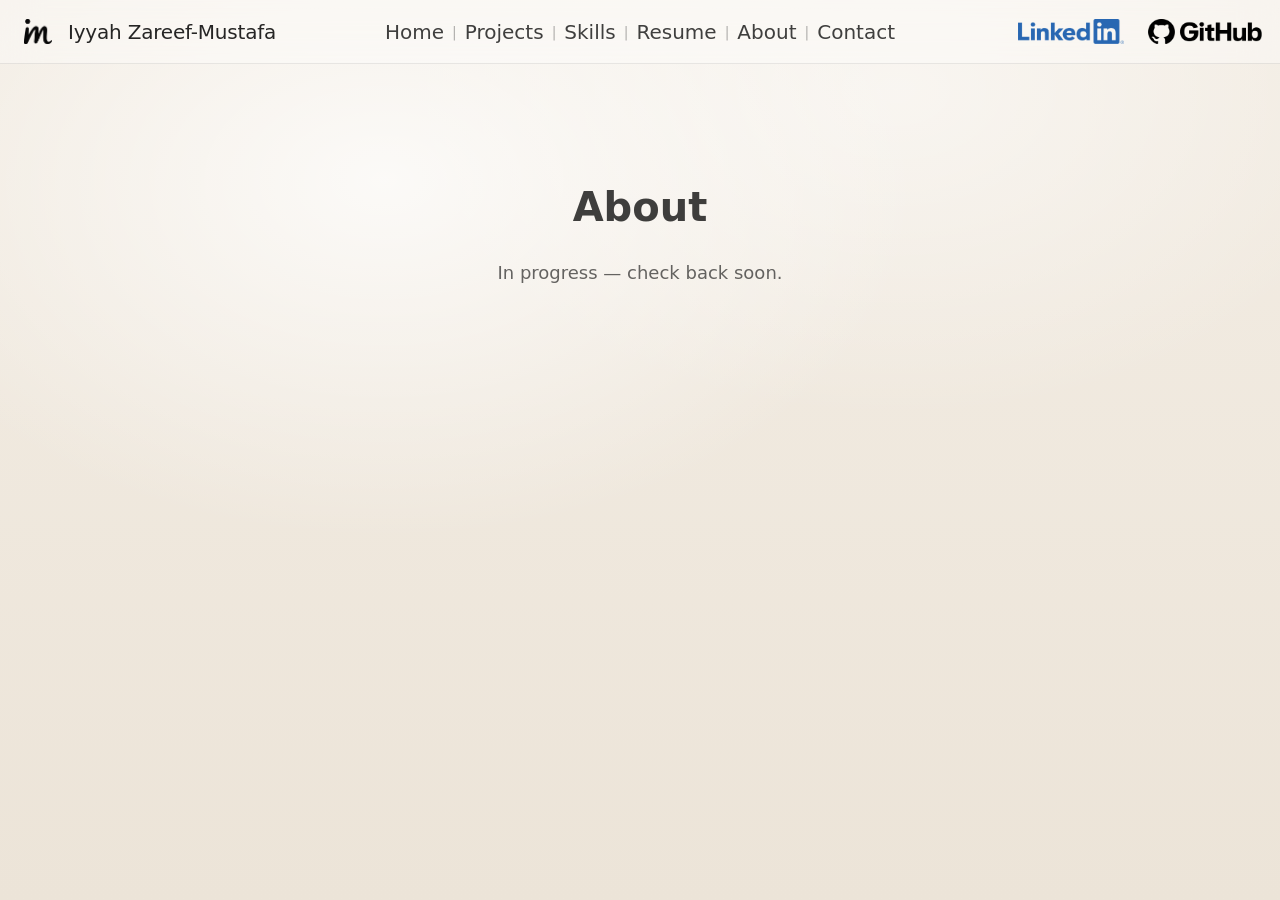
<file: about.html>
<!doctype html>
<html lang="en">
<head>
<meta charset="UTF-8" />
<meta name="viewport" content="width=device-width, initial-scale=1.0" />
<title>About — Iyyah Zareef-Mustafa</title>
<link rel="stylesheet" href="styles.css" />
</head>
<body>

<header class="topbar">
<a href="index.html" class="brand">
<div class="logo">
<img src="assets/logo.png" alt="Iyyah Logo">
</div>
<span class="brand-name">Iyyah Zareef-Mustafa</span>
</a>
<div class="topbar-center">
<nav class="nav">
<a href="index.html" class="nav-link">Home</a>
<span class="nav-separator">|</span>
<a href="projects.html" class="nav-link">Projects</a>
<span class="nav-separator">|</span>
<a href="index.html#skills" class="nav-link">Skills</a>
<span class="nav-separator">|</span>
<a href="resume.html" class="nav-link">Resume</a>
<span class="nav-separator">|</span>
<a href="about.html" class="nav-link">About</a>
<span class="nav-separator">|</span>
<a href="index.html#contact" class="nav-link">Contact</a>
</nav>
</div>
<div class="topbar-right">
<div class="topbar-socials">
<a href="https://www.linkedin.com/in/iyyah" target="_blank" rel="noopener" class="topbar-social-link">
<img src="assets/linkedin.png" alt="LinkedIn" class="topbar-social-icon">
</a>
<a href="https://github.com/iyyahzm" target="_blank" rel="noopener" class="topbar-social-link">
<img src="assets/github.png" alt="GitHub" class="topbar-social-icon">
</a>
</div>
</div>
<button class="hamburger-btn" id="hamburger-btn" aria-label="Open menu" aria-expanded="false">
<span></span>
<span></span>
<span></span>
</button>
</header>

<div class="mobile-menu" id="mobile-menu">
<a href="index.html" class="mobile-nav-link">Home</a>
<a href="projects.html" class="mobile-nav-link">Projects</a>
<a href="index.html#skills" class="mobile-nav-link">Skills</a>
<a href="resume.html" class="mobile-nav-link">Resume</a>
<a href="about.html" class="mobile-nav-link">About</a>
<a href="index.html#contact" class="mobile-nav-link">Contact</a>
<div class="mobile-menu-socials">
<a href="https://www.linkedin.com/in/iyyah" target="_blank" rel="noopener" class="topbar-social-link">
<img src="assets/linkedin.png" alt="LinkedIn" class="topbar-social-icon">
</a>
<a href="https://github.com/iyyahzm" target="_blank" rel="noopener" class="topbar-social-link">
<img src="assets/github.png" alt="GitHub" class="topbar-social-icon">
</a>
</div>
</div>

<section class="content-section" style="padding-top: 160px; text-align: center;">
<h2 class="section-title">About</h2>
<p style="font-size: 18px; opacity: 0.7;">In progress — check back soon.</p>
</section>
<script src="nav.js"></script>
</body>
</html>
</file>
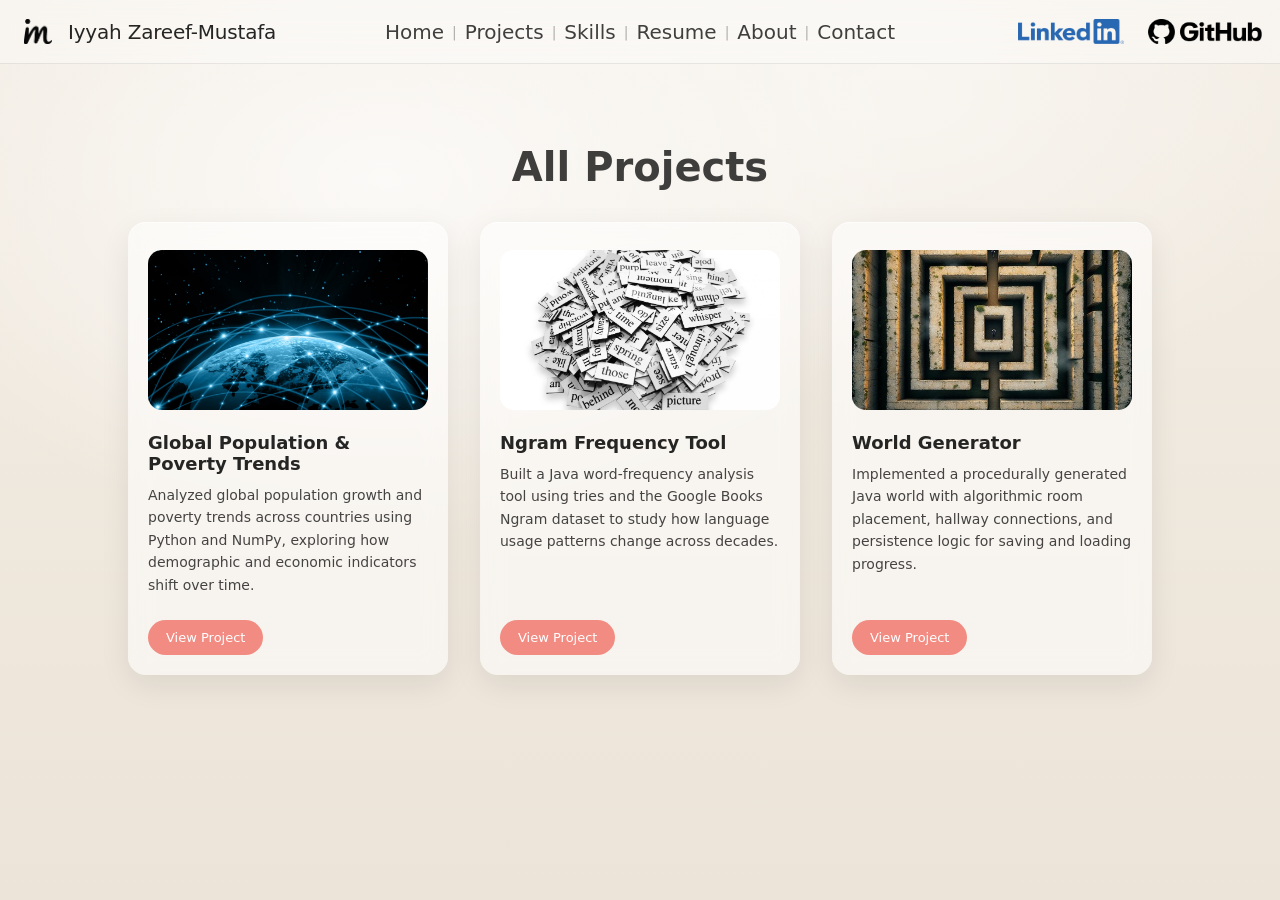
<file: projects.html>
<!doctype html>
<html lang="en">
<head>
  <meta charset="UTF-8" />
  <meta name="viewport" content="width=device-width, initial-scale=1.0" />
  <title>Projects — Iyyah Zareef-Mustafa</title>
  <link rel="stylesheet" href="styles.css" />
</head>
<body>

  <header class="topbar">
    <a href="index.html" class="brand">
      <div class="logo">
        <img src="assets/logo.png" alt="Iyyah Logo">
      </div>
      <span class="brand-name">Iyyah Zareef-Mustafa</span>
    </a>
    <div class="topbar-center">
      <nav class="nav">
        <a href="index.html" class="nav-link">Home</a>
        <span class="nav-separator">|</span>
        <a href="projects.html" class="nav-link">Projects</a>
        <span class="nav-separator">|</span>
        <a href="index.html#skills" class="nav-link">Skills</a>
        <span class="nav-separator">|</span>
        <a href="resume.html" class="nav-link">Resume</a>
        <span class="nav-separator">|</span>
        <a href="about.html" class="nav-link">About</a>
        <span class="nav-separator">|</span>
        <a href="index.html#contact" class="nav-link">Contact</a>
      </nav>
    </div>
    <div class="topbar-right">
      <div class="topbar-socials">
        <a href="https://www.linkedin.com/in/iyyah" target="_blank" rel="noopener" class="topbar-social-link">
          <img src="assets/linkedin.png" alt="LinkedIn" class="topbar-social-icon">
        </a>
        <a href="https://github.com/iyyahzm" target="_blank" rel="noopener" class="topbar-social-link">
          <img src="assets/github.png" alt="GitHub" class="topbar-social-icon">
        </a>
      </div>
    </div>
    <button class="hamburger-btn" id="hamburger-btn" aria-label="Open menu" aria-expanded="false">
      <span></span>
      <span></span>
      <span></span>
    </button>
  </header>

  <div class="mobile-menu" id="mobile-menu">
    <a href="index.html" class="mobile-nav-link">Home</a>
    <a href="projects.html" class="mobile-nav-link">Projects</a>
    <a href="index.html#skills" class="mobile-nav-link">Skills</a>
    <a href="resume.html" class="mobile-nav-link">Resume</a>
    <a href="about.html" class="mobile-nav-link">About</a>
    <a href="index.html#contact" class="mobile-nav-link">Contact</a>
    <div class="mobile-menu-socials">
      <a href="https://www.linkedin.com/in/iyyah" target="_blank" rel="noopener" class="topbar-social-link">
        <img src="assets/linkedin.png" alt="LinkedIn" class="topbar-social-icon">
      </a>
      <a href="https://github.com/iyyahzm" target="_blank" rel="noopener" class="topbar-social-link">
        <img src="assets/github.png" alt="GitHub" class="topbar-social-icon">
      </a>
    </div>
  </div>

<section class="content-section" style="padding-top: 120px;">
    <h2 class="section-title">All Projects</h2>
<div class="projects-grid">

<div class="project-card" id="global-population-poverty-trends">
<img src="assets/dataworld.png" alt="Global Population & Poverty Trends visualization" class="project-image">
<h3>Global Population & Poverty Trends</h3>
<p>Analyzed global population growth and poverty trends across countries using Python and NumPy, exploring how demographic and economic indicators shift over time.</p>
<a href="https://github.com/iyyahzm/global-population-poverty-trends" class="project-btn pink" target="_blank" rel="noopener">View Project</a>
</div>

<div class="project-card" id="ngram-frequency-tool">
<img src="assets/gettywords.jpg.webp" alt="Ngram Frequency Tool visualization" class="project-image">
<h3>Ngram Frequency Tool</h3>
<p>Built a Java word-frequency analysis tool using tries and the Google Books Ngram dataset to study how language usage patterns change across decades.</p>
<a href="https://github.com/iyyahzm/ngram-frequency-tool" class="project-btn purple" target="_blank" rel="noopener">View Project</a>
</div>

<div class="project-card" id="world-generator">
<img src="assets/maze.png" alt="World Generator screenshot" class="project-image">
<h3>World Generator</h3>
<p>Implemented a procedurally generated Java world with algorithmic room placement, hallway connections, and persistence logic for saving and loading progress.</p>
<a href="https://github.com/iyyahzm/world-generator" class="project-btn pink" target="_blank" rel="noopener">View Project</a>
</div>

<!-- <div class="project-card">
<div class="project-image placeholder">Insert Image</div>
<h3>Insert Project Title</h3>
<p>Insert Project Description.</p>
<a href="https://github.com/iyyahzm/global-population-poverty-trends" class="project-btn pink" target="_blank" rel="noopener">View Project</a>
</div>

<div class="project-card">
<div class="project-image placeholder">Insert Image</div>
<h3>Insert Project Title</h3>
<p>Insert Project Description.</p>
<a href="https://github.com/iyyahzm/ngram-frequency-tool" class="project-btn purple" target="_blank" rel="noopener">View Project</a>
</div> -->

<!-- <div class="project-card">
<div class="project-image placeholder">Insert Image</div>
<h3>Insert Project Title</h3>
<p>Insert Project Description.</p>
<a href="#" class="project-btn pink">View Project</a>
</div> -->

</div>
</section>
<script src="nav.js"></script>
</body>
</html>
</file>
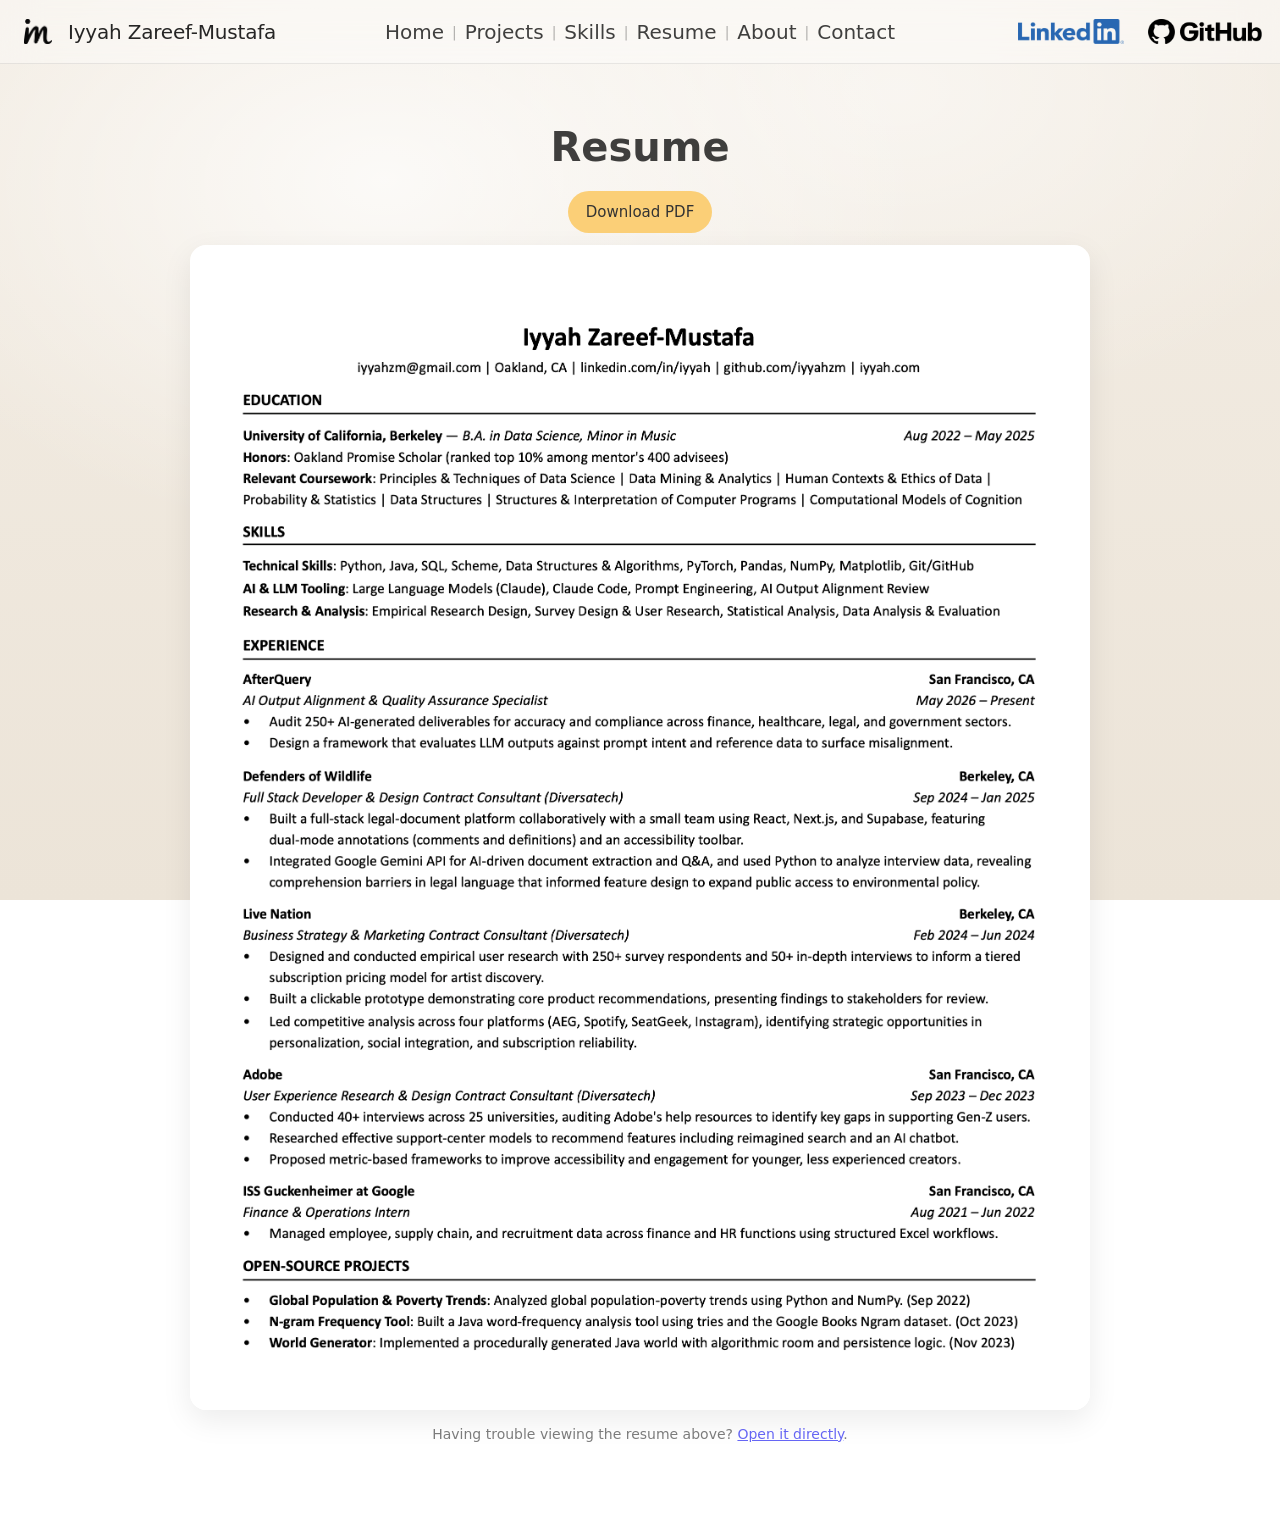
<file: resume.html>
<!doctype html>
<html lang="en">
<head>
<meta charset="UTF-8" />
<meta name="viewport" content="width=device-width, initial-scale=1.0" />
<title>Resume — Iyyah Zareef-Mustafa</title>
<link rel="stylesheet" href="styles.css" />
</head>
<body>

<header class="topbar">
<a href="index.html" class="brand">
<div class="logo">
<img src="assets/logo.png" alt="Iyyah Logo">
</div>
<span class="brand-name">Iyyah Zareef-Mustafa</span>
</a>
<div class="topbar-center">
<nav class="nav">
<a href="index.html" class="nav-link">Home</a>
<span class="nav-separator">|</span>
<a href="projects.html" class="nav-link">Projects</a>
<span class="nav-separator">|</span>
<a href="index.html#skills" class="nav-link">Skills</a>
<span class="nav-separator">|</span>
<a href="resume.html" class="nav-link">Resume</a>
<span class="nav-separator">|</span>
<a href="about.html" class="nav-link">About</a>
<span class="nav-separator">|</span>
<a href="index.html#contact" class="nav-link">Contact</a>
</nav>
</div>
<div class="topbar-right">
<div class="topbar-socials">
<a href="https://www.linkedin.com/in/iyyah" target="_blank" rel="noopener" class="topbar-social-link">
<img src="assets/linkedin.png" alt="LinkedIn" class="topbar-social-icon">
</a>
<a href="https://github.com/iyyahzm" target="_blank" rel="noopener" class="topbar-social-link">
<img src="assets/github.png" alt="GitHub" class="topbar-social-icon">
</a>
</div>
</div>
<button class="hamburger-btn" id="hamburger-btn" aria-label="Open menu" aria-expanded="false">
<span></span>
<span></span>
<span></span>
</button>
</header>

<div class="mobile-menu" id="mobile-menu">
<a href="index.html" class="mobile-nav-link">Home</a>
<a href="projects.html" class="mobile-nav-link">Projects</a>
<a href="index.html#skills" class="mobile-nav-link">Skills</a>
<a href="resume.html" class="mobile-nav-link">Resume</a>
<a href="about.html" class="mobile-nav-link">About</a>
<a href="index.html#contact" class="mobile-nav-link">Contact</a>
<div class="mobile-menu-socials">
<a href="https://www.linkedin.com/in/iyyah" target="_blank" rel="noopener" class="topbar-social-link">
<img src="assets/linkedin.png" alt="LinkedIn" class="topbar-social-icon">
</a>
<a href="https://github.com/iyyahzm" target="_blank" rel="noopener" class="topbar-social-link">
<img src="assets/github.png" alt="GitHub" class="topbar-social-icon">
</a>
</div>
</div>

<section class="content-section" style="padding-top: 100px;">
<h2 class="section-title">Resume</h2>
<div style="text-align:center; margin-bottom: 24px;">
<a href="assets/IyyahZareef-Mustafa_Resume.pdf"
class="btn btn-secondary"
id="download-resume-btn">
        Download PDF
</a>
</div>

<div style="max-width:900px; margin:0 auto;">
<img src="assets/resume-preview.png"
alt="Iyyah Zareef-Mustafa Resume"
style="width:100%; display:block; border-radius:16px; box-shadow: 0 10px 30px rgba(0,0,0,0.08); image-rendering: -webkit-optimize-contrast;">
</div>

<p style="text-align:center; margin-top:16px; opacity:0.6; font-size:14px;">
      Having trouble viewing the resume above?
<a href="assets/IyyahZareef-Mustafa_Resume.pdf" target="_blank">Open it directly</a>.
</p>
</section>

<script>
document.getElementById('download-resume-btn').addEventListener('click', function(e) {
e.preventDefault();
fetch('assets/IyyahZareef-Mustafa_Resume.pdf')
        .then(response => response.blob())
        .then(blob => {
const url = window.URL.createObjectURL(blob);
const a = document.createElement('a');
a.href = url;
a.download = 'IyyahZareef-Mustafa_Resume.pdf';
document.body.appendChild(a);
a.click();
a.remove();
window.URL.revokeObjectURL(url);
        });
    });
</script>

<script src="nav.js"></script>
</body>
</html>
</file>
<file: styles.css>
/* ================= SYSTEM BASE ================= */
* {
  box-sizing: border-box;
}

.content-section {
  padding: 28px 10% 80px;
}

.scroll-cue {
  position: absolute;
  bottom: 15px;
  left: 50%;
  transform: translateX(-50%);
  font-size: 15px;
  color: rgba(0, 0, 0, 0.45);
  opacity: 0.6;
  z-index: 10;
  pointer-events: none;
  animation: float 1.8s ease-in-out infinite;
  letter-spacing: 0.15em;
}

@keyframes float {
  0%   { transform: translate(-50%, 0); }
  50%  { transform: translate(-50%, 6px); }
  100% { transform: translate(-50%, 0); }
}

/* #projects .section-title {
  margin-top: 16px;
  margin-bottom: 48px;
} */

.section-title {
  text-align: center;
  font-size: 40px;
  font-weight: 600;
  margin-top: 24px;
  margin-bottom: 32px;
  color: rgba(0,0,0,0.75);
  position: relative;
  z-index: 5;
}

#projects .section-title {
  margin-top: 0;
}

.projects-grid {
  display: grid;
  grid-template-columns: repeat(auto-fit, minmax(260px, 1fr));
  gap: 32px;
  align-items: stretch;
}

.project-card {
  background: rgba(255, 255, 255, 0.55);
  backdrop-filter: blur(12px);
  -webkit-backdrop-filter: blur(12px);
  border-radius: 18px;
  padding: 28px 20px 20px;
  box-shadow:
    0 10px 30px rgba(0,0,0,0.08),
    inset 0 1px 0 rgba(255,255,255,0.6);
  display: flex;
  flex-direction: column;
  gap: 6px;
  height: 100%;
}

.project-card h3 {
  font-size: 18px;
  margin-top: 16px;
  margin-bottom: 0;
}

.project-image {
  width: 100%;
  height: 160px;
  object-fit: cover;
  border-radius: 14px;
  display: block;
}

.view-all-btn {
  padding: 22px 44px;
  font-size: 20px;
  border-radius: 999px;
  background: #f28b82;
  color: white;
  text-decoration: none;
  font-weight: 600;
  display: inline-block;
  margin-top: 8px;
  box-shadow: 0 6px 16px rgba(242, 139, 130, 0.35);
  transition: transform 0.2s ease, box-shadow 0.2s ease;
}

.view-all-btn:hover {
  transform: translateY(-2px);
  box-shadow: 0 10px 24px rgba(0,0,0,0.15);
}

.project-card p {
  font-size: 14px;
  line-height: 1.6;
  opacity: 0.85;
  margin-top: 4px;
  flex-grow: 1;
}

.project-btn {
  margin-top: 4px;
  align-self: flex-start;
  padding: 10px 18px;
  border-radius: 999px;
  text-decoration: none;
  font-size: 13px;
  font-weight: 500;
  box-shadow: none;
  transition: transform 0.2s ease, box-shadow 0.2s ease, filter 0.2s ease;
}

.project-btn.pink {
  background: #f28B82;
  color: white;
}

.project-btn.purple {
  background: #f28B82;
  color: white;
}

.project-btn.yellow {
  background: #f28B82;
  color: white;
}

.project-btn.coral {
  background: #F28B82;
}

.project-btn.lavender {
  background: #C59CFA;
}

.project-btn.sand {
  background: #F2C078;
}

.project-btn:hover {
  transform: translateY(-2px);
  box-shadow: 0 8px 20px rgba(0, 0, 0, 0.12);
}

html {
  scroll-behavior: smooth;
}

html, body {
  height: 100%;
  margin: 0;
}

body {
  font-family:
    -apple-system,
    BlinkMacSystemFont,
    "SF Pro Text",
    "SF Pro Display",
    system-ui,
    sans-serif;
  position: relative;
  color: rgba(0,0,0,.85);
}

body::before {
  content: "";
  position: fixed;
  inset: 0;
  z-index: -1;
  background:
    radial-gradient(900px 600px at 30% 20%, rgba(255,255,255,.75), transparent 60%),
    radial-gradient(900px 600px at 70% 10%, rgba(255,255,255,.5), transparent 55%),
    linear-gradient(180deg, #f3ede4, #ece4d8);
  background-repeat: no-repeat;
}

.topbar-socials {
  display: flex;
  align-items: center;
  gap: 24px;
}

.topbar-social-link {
  display: flex;
  align-items: center;
  gap: 8px;
  text-decoration: none;
  color: rgba(0,0,0,.75);
  font-size: 15px;
  font-weight: 500;
  transition: color 0.2s ease;
}

.topbar-social-link:hover {
  color: rgba(0,0,0,1);
}

/* ============ HAMBURGER BUTTON (hidden on desktop) ============ */
.hamburger-btn {
  display: none;
  flex-direction: column;
  justify-content: center;
  align-items: center;
  gap: 5px;
  width: 40px;
  height: 40px;
  background: transparent;
  border: none;
  cursor: pointer;
  padding: 0;
}

.hamburger-btn span {
  display: block;
  width: 22px;
  height: 2px;
  background: rgba(0,0,0,.75);
  border-radius: 2px;
  transition: transform 0.25s ease, opacity 0.25s ease;
}

.hamburger-btn.open span:nth-child(1) { transform: translateY(7px) rotate(45deg); }
.hamburger-btn.open span:nth-child(2) { opacity: 0; }
.hamburger-btn.open span:nth-child(3) { transform: translateY(-7px) rotate(-45deg); }

.mobile-menu {
  display: none;
}

body.menu-open {
  overflow: hidden;
}

.topbar-social-icon {
  height: 26px;
  width: auto;
  object-fit: contain;
}

.folder {
  background-color: rgba(255, 255, 255, 0.2);
  border-radius: 10px;
  transition: background-color 0.2s ease;
}

.folder:hover {
  background-color: rgba(255, 255, 255, 0.4);
}

.profile-image {
  width: 100%;
  height: 100%;
  object-fit: cover;
  border-radius: 0;
  z-index: 1;
}

/* ================= TOP BAR ================= */
.topbar {
  position: fixed;
  inset: 0 0 auto 0;
  height: 64px;
  padding: 12px 18px;
  display: flex;
  align-items: center;
  justify-content: space-between;
  background: rgba(255,255,255,.35);
  backdrop-filter: blur(18px);
  -webkit-backdrop-filter: blur(18px);
  border-bottom: 1px solid rgba(0,0,0,.08);
  z-index: 10;
}

.topbar-center {
  position: absolute;
  left: 50%;
  transform: translateX(-50%);
}

.logo {
  width: 40px;
  height: 38px;
  display: grid;
  place-items: center;
}

.logo img {
  width: 100%;
  height: 100%;
  object-fit: contain;
  padding: 6px;
}

.brand {
  display: flex;
  align-items: center;
  gap: 10px;
  text-decoration: none;
  color: inherit;
  cursor: pointer;
}

.brand-name {
  font-size: 20px;
  font-weight: 500;
  letter-spacing: -0.2px;
}

.nav {
  display: flex;
  align-items: center;
  gap: 8px;
}

.nav-link {
  font-size: 20px;
  text-decoration: none;
  color: rgba(0,0,0,.75);
}

.nav-link:hover {
  color: rgba(0,0,0,1);
}

.nav-separator {
  opacity: .35;
  font-size: 14px;
}

.topbar-right {
  display: flex;
  align-items: center;
  gap: 12px;
}

/* .search {
  display: flex;
  align-items: center;
  gap: 8px;
  padding: 8px 12px;
  height: 38px;
  border-radius: 10px;
  background: rgba(255,255,255,.85);
  border: 1px solid rgba(0,0,0,.12);
}

.search-icon {
  font-size: 30px;
  opacity: .65;
}

.search input {
  border: none;
  outline: none;
  background: transparent;
  font-size: 14px;
  width: 180px;
} */

.hero {
  min-height: calc(100vh);
  display: flex;
  align-items: center;
  padding-left: 100px;
  padding-right: 50px;
  position: relative;
  background: transparent;
}

.location {
  font-size: 14px;
  opacity: 0.7;
  margin-top: 6px;
}

.hero-inner {
  width: 100%;
  display: flex;
  align-items: center;
}

.hero-left {
  max-width: 520px;
  font-weight: 450;
}

.hero-left h1 {
  font-size: 38px;
  margin-bottom: 8px;
}

.hero-left h2 {
  font-size: 25px;
  font-weight: 500;
  margin-bottom: 16px;
}

.hero-left p {
  font-size: 17.5px;
  line-height: 1.65;
  opacity: 0.85;
  margin-bottom: 24px;
}

.hero-actions {
  display: flex;
  gap: 16px;
}

.btn {
  padding: 12px 18px;
  border-radius: 999px;
  text-decoration: none;
  font-size: 15px;
  font-weight: 500;
  transition: transform 0.2s ease, box-shadow 0.2s ease, filter 0.2s ease;
}

.btn-primary {
  background: #f28b82;
  color: white;
}

.btn-secondary {
  background: #fbcf77;
  color: #333;
}

.btn:hover {
  transform: translateY(-2px);
  box-shadow: 0 8px 20px rgba(0, 0, 0, 0.12);
  
}

.hero-right {
  position: absolute;
  top: 102px;
  right: 40px;
  bottom: 40px;
  left: 50%;
  overflow: hidden;
  z-index: 1;
  border-radius: 20px;
}

.hero-right img {
  width: 100%;
  height: 100%;
  object-fit: cover;
  display: block;
  box-shadow: 0 8px 24px rgba(0,0,0,0.10);
}

/* ================= DESKTOP ================= */
.desktop {
  margin-bottom: 24px;
  padding-top: 80px;
}

.icons {
  display: flex;
  justify-content: space-evenly;
  align-items: flex-start;
  width: 100%;
  margin: 24px 0 12px;
}

.icon {
  text-align: center;
  cursor: pointer;
  text-decoration: none;
  color: inherit;
}

.folder-svg {
  width: 230px;
  transition: transform 0.2s ease;
  filter: saturate(0.9);
}

.icon:hover .folder-svg {
  transform: translateY(-4px);
}

.label {
  margin-top: 12px;
  font-size: 17px;
  font-weight: 500;
  opacity: 0.9;
}

.content-section {
  padding: 28px 10% 80px;
}

#skills.content-section {
  padding-bottom: 45px;
}

.contact-container {
  display: block;
  max-width: 600px;
  margin: 0 auto;
}

.contact-left h2 {
  font-size: 40px;
  margin-bottom: 12px;
}

.contact-left p {
  opacity: 0.85;
}

.socials {
  display: flex;
  gap: 16px;
  margin-top: 12px;
}

.socials img {
  width: 120px;
  height: 120px;
  object-fit: contain;
  opacity: 0.85;
  transition: opacity 0.2s ease, transform 0.2s ease;
}

.socials img:hover {
  opacity: 1;
  transform: translateY(-2px);
}

.socials a {
  text-decoration: none;
  font-size: 14px;
  opacity: 0.6;
}

.contact-section {
  padding: 24px 10% 72px;
}

.contact-section a {
  color: inherit;
  text-decoration: none;
}

/* ============ MOBILE BREAKPOINT ============ */
@media (max-width: 768px) {
  html, body {
    overflow-x: hidden;
  }

  /* Topbar: swap nav + socials for the hamburger */
  .topbar-center,
  .topbar-right {
    display: none;
  }

  .hamburger-btn {
    display: flex;
  }

  .brand-name {
    font-size: 16px;
  }

  .logo {
    width: 32px;
    height: 32px;
  }

  /* Mobile dropdown menu */
  .mobile-menu {
    display: flex;
    flex-direction: column;
    position: fixed;
    top: 64px;
    left: 0;
    right: 0;
    max-height: 0;
    overflow: hidden;
    background: rgba(255,255,255,.97);
    backdrop-filter: blur(18px);
    -webkit-backdrop-filter: blur(18px);
    border-bottom: 1px solid rgba(0,0,0,.08);
    transition: max-height 0.3s ease;
    z-index: 9;
  }

  .mobile-menu.open {
    max-height: 400px;
  }

  .mobile-nav-link {
    padding: 16px 24px;
    font-size: 17px;
    text-decoration: none;
    color: rgba(0,0,0,.8);
    border-bottom: 1px solid rgba(0,0,0,.06);
  }

  .mobile-menu-socials {
    display: flex;
    gap: 20px;
    padding: 16px 24px;
  }

  /* Explore folder icons: stack vertically instead of side-by-side */
  .icons {
    flex-direction: column;
    align-items: center;
    gap: 24px;
  }

  .folder-svg {
    width: 140px;
  }

  /* Hero: stack vertically, circular photo */
  .hero {
    padding: 100px 24px 60px;
    min-height: auto;
  }

  .hero-inner {
    flex-direction: column;
    text-align: center;
  }

  .hero-left {
    max-width: 100%;
    order: 2;
  }

  .hero-right {
    position: static;
    order: 1;
    width: 160px;
    height: 160px;
    margin: 0 auto 28px;
    border-radius: 50%;
    top: auto;
    right: auto;
    bottom: auto;
    left: auto;
  }

  .hero-right img {
    border-radius: 50%;
  }

  .hero-actions {
    justify-content: center;
  }
}
</file>
